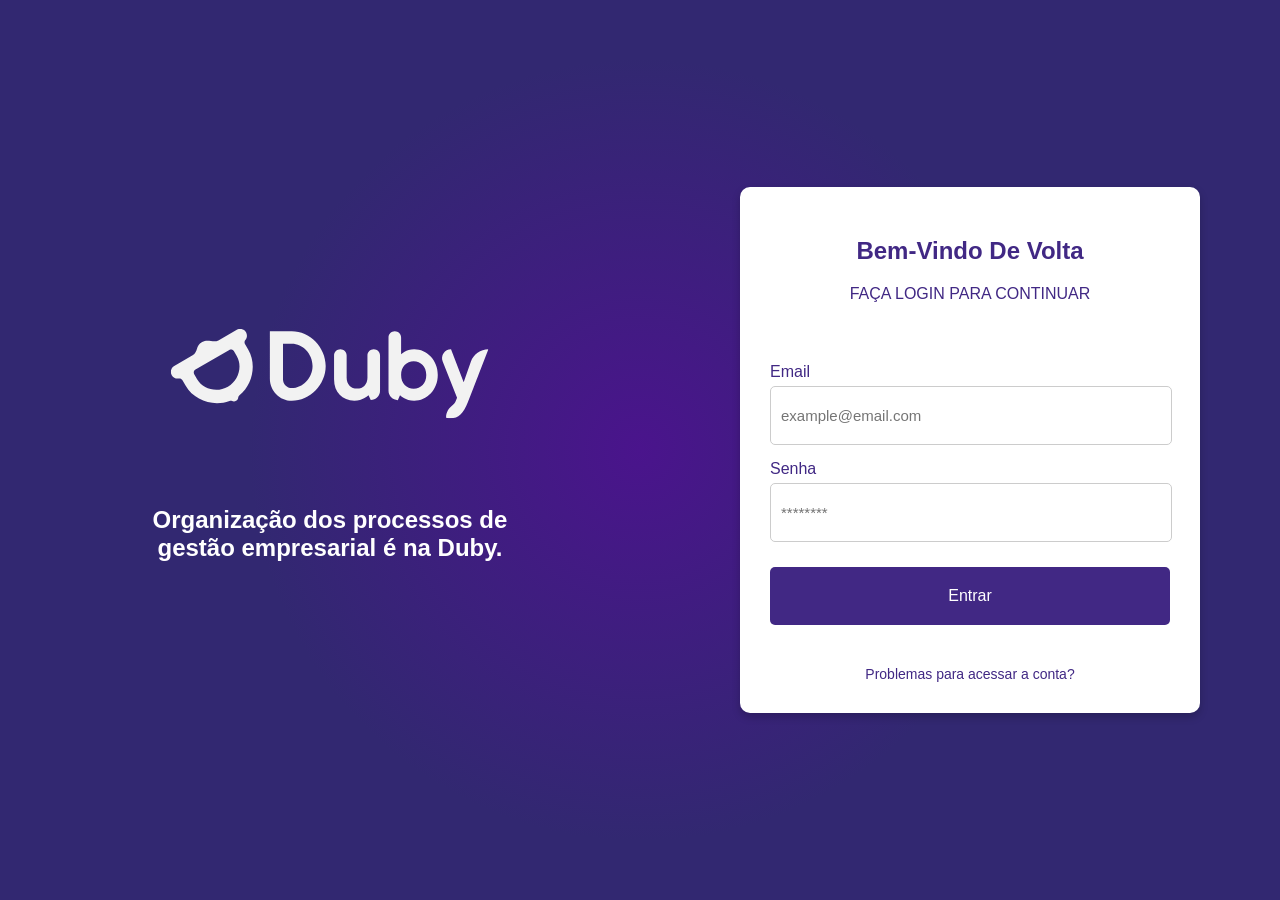
<file: index.html>
<!DOCTYPE html>
<html lang="pt-BR">
<head>
    <meta charset="UTF-8">
    <meta name="viewport" content="width=device-width, initial-scale=1.0">
    <title>Login</title>
    <style>
        body {
            margin: 0;
            font-family: Arial, sans-serif;
            background: radial-gradient(circle, #4A148C, #322871, #322871);
            height: 100vh;
            display: flex;
            justify-content: center;
            align-items: center;
        }

        .container {
            display: flex;
            width: 100%;
            height: 90%;
        }

        .left-section {
            flex: 1;
            color: white;
            display: flex;
            flex-direction: column;
            justify-content: center;
            align-items: center;
            padding: 20px;
        }

        .logo {
            width: 25vw;
            margin-bottom: 70px;
        }

        .left-section h1 {
            font-size: 24px;
            text-align: center;
            margin-bottom: 10px;
            max-width: 50vw;
        }

        .left-section p {
            text-align: center;
            max-width: 300px;
        }

        .right-section {
            flex: 1;
            display: flex;
            justify-content: center;
            align-items: center;
        }

        .login-box {
            background-color: white;
            border-radius: 10px;
            box-shadow: 0 4px 8px rgba(0, 0, 0, 0.2);
            padding: 30px;
            max-width: 400px;
            width: 100%;
            text-align: center;
        }

        .login-box h2 {
            font-size: 24px;
            color: #412884;
            margin-bottom: 20px;
        }

        .login-box p {
            color: #412884;
            margin-bottom: 60px;
        }

        .input-group {
            margin-bottom: 15px;
            width: 95%;
            text-align: left;
        }

        .input-group label {
            display: block;
            margin-bottom: 5px;
            color: #412884;
        }

        .input-group input {
            width: 100%;
            padding: 20px 10px;
            border: 1px solid #ccc;
            border-radius: 5px;
            font-size: 15px;
        }

        button[type="submit"] {
            background-color: #412884;
            color: white;
            padding: 20px 20px;
            border: none;
            border-radius: 5px;
            cursor: pointer;
            width: 100%;
            margin-top: 10px;
            margin-bottom: 40px;
            font-size: 16px;
            transition: background-color 0.3s ease;
        }

        button[type="submit"]:hover {
            background-color: #322871;
        }

        .password-issues {
            margin-top: 20px;
            color: #412884;
            text-decoration: none;
            font-size: 14px;
        }

        .password-issues:hover {
            text-decoration: underline;
            color:#322871;
        }
        @media (max-width: 600px) {
    body{
      width: 100vw;     
      height: 100vh;    
      overflow: hidden;
    }
  .container {
    flex-direction: column;
    height: auto;
  }
  .left-section, .right-section {
    flex: none;
    width: 100%;
    max-width: 100vw;
    max-height: 100vh;
    padding: 16px 6px;
  }
  .left-section {
    align-items: center;
    text-align: center;
  }
  .logo {
    width: 45vw;
    min-width: 120px;
    margin-bottom: 20px;
  }
  .left-section h1 {
    font-size: 16px;
    max-width: 80vw;
    margin-bottom: 4px;
  }
  .login-box {
    max-width: 75%;
    max-height: 55vh;
    padding: 8px 16px 16px;
  }
  .login-box p {
    font-size: 13px;
    margin-bottom: 26px;
  }
.input-group input {
    padding: 14px 10px;
    font-size: 14px;
    }
    button[type="submit"] {
            padding: 14px 10px;
            font-size: 14px;
            margin-bottom: 22px;
        }
    .input-group label {
            font-size: 14px;
        }
    .password-issues {
            font-size: 13px;
        }
  
}

    </style>
</head>
<body>
    <div class="container">
        <div class="left-section">
            <img src="Assets\imgs\logo-duby.svg" alt="Duby Logo" class="logo">
            <h1>Organização dos processos de <br>gestão empresarial é na Duby.</h1>
        </div>
        <div class="right-section">
            <div class="login-box">
                <h2>Bem-Vindo De Volta</h2>
                <p>FAÇA LOGIN PARA CONTINUAR</p>
                <form id="loginForm">
                    <div class="input-group">
                        <label for="email">Email</label>
                        <input type="email" id="email" placeholder="example@email.com" required>
                    </div>
                    <div class="input-group">
                        <label for="password">Senha</label>
                        <input type="password" id="password" placeholder="********" required>
                    </div>
                    <button type="submit">Entrar</button>
                </form>
                <a href="error\error 404\error404.html" class="password-issues">Problemas para acessar a conta?</a>
            </div>
        </div>
    </div>

    <script>

    document.getElementById('loginForm').addEventListener('submit', function(e) {
        e.preventDefault();
        
        const email = document.getElementById('email').value.trim().toLowerCase();
        const password = document.getElementById('password').value.trim();
        
        if (email && password) {
            if (email.endsWith('@duby.com')) {
                window.location.href = "Administrador/index.html";
            } else {
                window.location.href = "Dashboard/dashboard.html";
            }
        } else {
            alert("Por favor, preencha todos os campos corretamente!");
        }
    });


    </script>
</body>
</html>
</file>
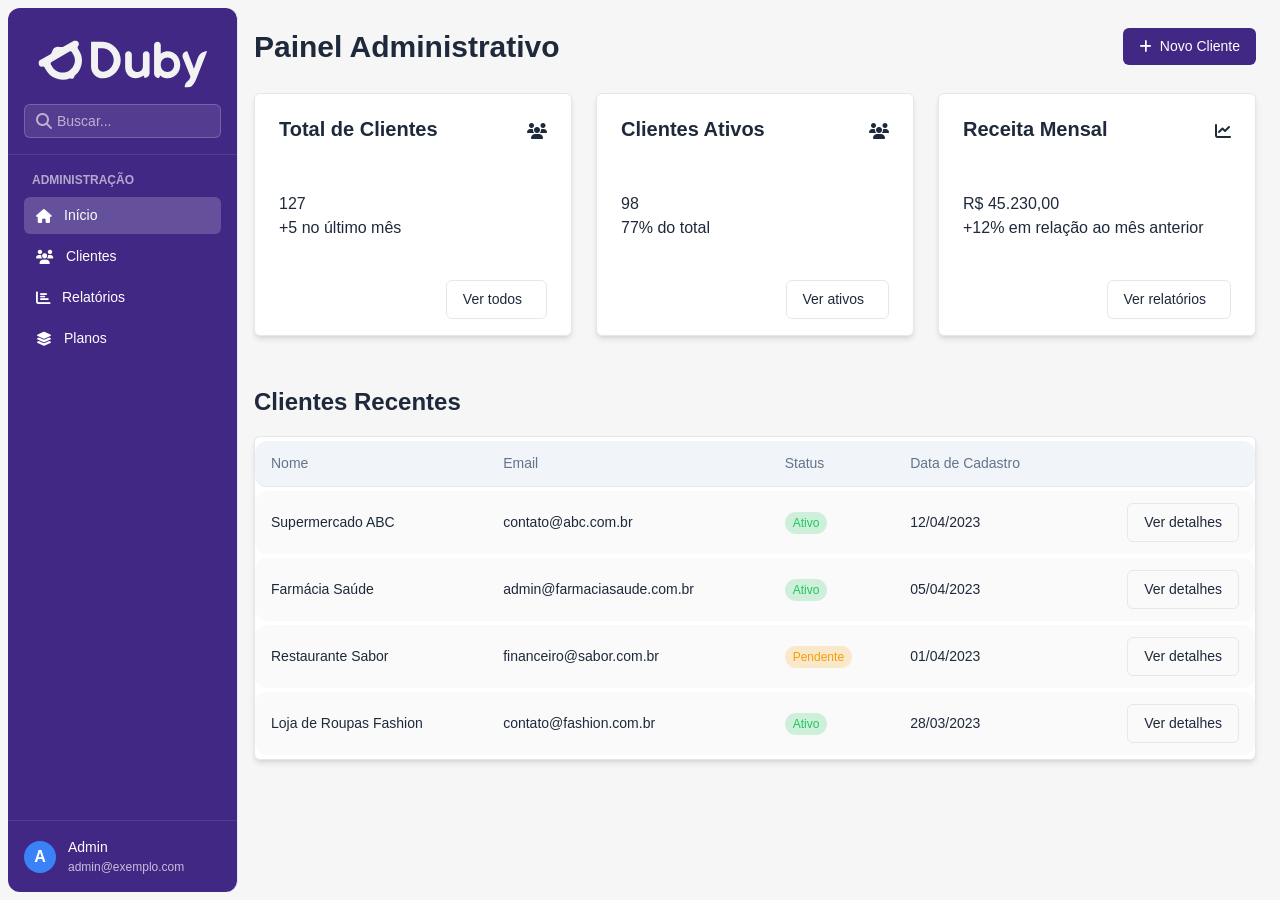
<file: Administrador/index.html>
<!DOCTYPE html>
<html lang="pt-BR">
<head>
  <meta charset="UTF-8">
  <meta name="viewport" content="width=device-width, initial-scale=1.0">
  <title>Duby</title>
  <link rel="stylesheet" href="https://cdnjs.cloudflare.com/ajax/libs/font-awesome/6.4.0/css/all.min.css">
  <link rel="stylesheet" href="CSS/global.css">
</head>
<body>
  <div class="conteinerPrincipal">
    <aside class="barraLateral">
      <div class="barraLateralCabecalho">
        <div class="barraLateralLogo">
          <img src="logo-duby.svg" alt="">
        </div>
        <div class="barraLateralPesquisa">
          <i class="fa-solid fa-search"></i>
          <input type="text" placeholder="Buscar...">
        </div>
      </div>
      
      <div class="barraLateralConteudo">
        <div class="barraLateralGrupo">
          <h3 class="barraLateralGrupoTitulo">Administração</h3>
          <ul class="barraLateralMenu">
            <li class="barraLateralItem">
              <a href="index.html" class="barraLateralBotao ativo">
                <i class="fa-solid fa-home"></i>
                <span>Início</span>
              </a>
            </li>
            <li class="barraLateralItem">
              <a href="Clientes/clientes.html" class="barraLateralBotao">
                <i class="fa-solid fa-users"></i>
                <span>Clientes</span>
              </a>
            </li>
            <li class="barraLateralItem">
              <a href="Relatorios/relatorios.html" class="barraLateralBotao">
                <i class="fa-solid fa-chart-bar"></i>
                <span>Relatórios</span>
              </a>
            </li>
            <li class="barraLateralItem">
              <a href="Planos/planos.html" class="barraLateralBotao">
                <i class="fa-solid fa-layer-group"></i>
                <span>Planos</span>
              </a>
            </li>
          </ul>
        </div>
      </div>
      
      <div class="barraLateralRodape">
        <a href="../index.html">
          <div class="barraLateralUsuario">
            <div class="barraLateralAvatar">A</div>
            <div class="barraLateralUsuarioInfo">
              <p>Admin</p>
              <p>admin@exemplo.com</p>
            </div>
          </div>
        </a>
      </div>
    </aside>
    
    <main class="conteudoPrincipal">
      <div class="cabecalhoPagina">
        <h1 class="tituloPagina">Painel Administrativo</h1>
        <a href="Clientes/clientes-novo.html" class="botao botaoPrimario">
          <i class="fa-solid fa-plus"></i>
          Novo Cliente
        </a>
      </div>
      
      <div class="grade grade3Colunas mb6">
        <div class="cartao">
          <div class="cartaoCabecalho flexEntre">
            <h3 class="cartaoTitulo">Total de Clientes</h3>
            <i class="fa-solid fa-users text-muted"></i>
          </div>
          <div class="cartaoConteudo">
            <div class="textoGrande">127</div>
            <p class="textoSecundario">+5 no último mês</p>
          </div>
          <div class="cartaoRodape">
            <a href="Clientes/clientes.html" class="botao botaoSecundario">
              Ver todos
              <i class="fa-solid fa-arrow-up-right"></i>
            </a>
          </div>
        </div>
        
        <div class="cartao">
          <div class="cartaoCabecalho flexEntre">
            <h3 class="cartaoTitulo">Clientes Ativos</h3>
            <i class="fa-solid fa-users text-muted"></i>
          </div>
          <div class="cartaoConteudo">
            <div class="textoGrande">98</div>
            <p class="textoSecundario">77% do total</p>
          </div>
          <div class="cartaoRodape">
            <a href="Clientes/clientes.html" class="botao botaoSecundario">
              Ver ativos
              <i class="fa-solid fa-arrow-up-right"></i>
            </a>
          </div>
        </div>
        
        <div class="cartao">
          <div class="cartaoCabecalho flexEntre">
            <h3 class="cartaoTitulo">Receita Mensal</h3>
            <i class="fa-solid fa-chart-line text-muted"></i>
          </div>
          <div class="cartaoConteudo">
            <div class="textoGrande">R$ 45.230,00</div>
            <p class="textoSecundario">+12% em relação ao mês anterior</p>
          </div>
          <div class="cartaoRodape">
            <a href="Relatorios/relatorios.html" class="botao botaoSecundario">
              Ver relatórios
              <i class="fa-solid fa-arrow-up-right"></i>
            </a>
          </div>
        </div>
      </div>
      
      <div class="mb6">
        <h2 class="subtituloPagina mb4">Clientes Recentes</h2>
        <div class="cartao">
          <div class="tabelaResponsiva">
            <table class="tabela">
              <thead class="tabelaCabecalho">
                <tr>
                  <th>Nome</th>
                  <th>Email</th>
                  <th>Status</th>
                  <th>Data de Cadastro</th>
                  <th></th>
                </tr>
              </thead>
              <tbody>
                <tr class="tabelaLinha">
                  <td class="tabelaCelula">Supermercado ABC</td>
                  <td class="tabelaCelula">contato@abc.com.br</td>
                  <td class="tabelaCelula">
                    <span class="badge badgeSucesso">Ativo</span>
                  </td>
                  <td class="tabelaCelula">12/04/2023</td>
                  <td class="tabelaCelula" style="text-align: right;">
                    <a href="Clientes/clientes-detalhes.html" class="botao botaoSecundario">Ver detalhes</a>
                  </td>
                </tr>
                <tr class="tabelaLinha">
                  <td class="tabelaCelula">Farmácia Saúde</td>
                  <td class="tabelaCelula">admin@farmaciasaude.com.br</td>
                  <td class="tabelaCelula">
                    <span class="badge badgeSucesso">Ativo</span>
                  </td>
                  <td class="tabelaCelula">05/04/2023</td>
                  <td class="tabelaCelula" style="text-align: right;">
                    <a href="Clientes/clientes-detalhes.html" class="botao botaoSecundario">Ver detalhes</a>
                  </td>
                </tr>
                <tr class="tabelaLinha">
                  <td class="tabelaCelula">Restaurante Sabor</td>
                  <td class="tabelaCelula">financeiro@sabor.com.br</td>
                  <td class="tabelaCelula">
                    <span class="badge badgeAlerta">Pendente</span>
                  </td>
                  <td class="tabelaCelula">01/04/2023</td>
                  <td class="tabelaCelula" style="text-align: right;">
                    <a href="Clientes/clientes-detalhes.html" class="botao botaoSecundario">Ver detalhes</a>
                  </td>
                </tr>
                <tr class="tabelaLinha">
                  <td class="tabelaCelula">Loja de Roupas Fashion</td>
                  <td class="tabelaCelula">contato@fashion.com.br</td>
                  <td class="tabelaCelula">
                    <span class="badge badgeSucesso">Ativo</span>
                  </td>
                  <td class="tabelaCelula">28/03/2023</td>
                  <td class="tabelaCelula" style="text-align: right;">
                    <a href="Clientes/clientes-detalhes.html" class="botao botaoSecundario">Ver detalhes</a>
                  </td>
                </tr>
              </tbody>
            </table>
          </div>
        </div>
      </div>
    </main>
  </div>

  <script src="principal.js"></script>
</body>
</html>
</file>
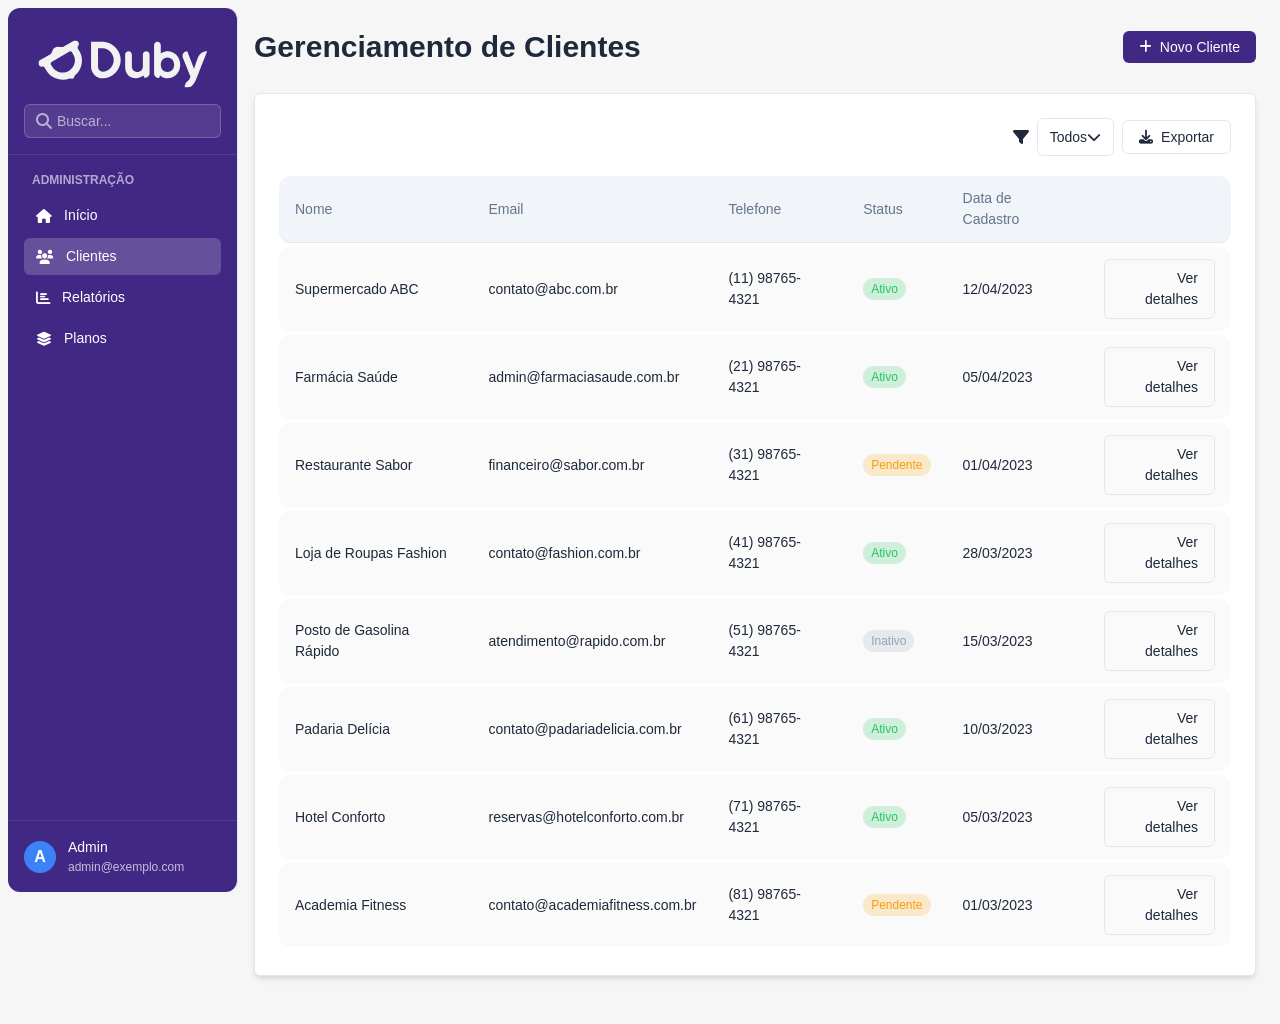
<file: Administrador/Clientes/clientes-detalhes.html>
<!DOCTYPE html>
<html lang="pt-BR">
<head>
  <meta charset="UTF-8">
  <meta name="viewport" content="width=device-width, initial-scale=1.0">
  <title>Duby</title>
  <link rel="stylesheet" href="https://cdnjs.cloudflare.com/ajax/libs/font-awesome/6.4.0/css/all.min.css">
  <link rel="stylesheet" href="../CSS/global.css">
</head>
<body>
  <div class="conteinerPrincipal">
    <aside class="barraLateral">
      <div class="barraLateralCabecalho">
        <div class="barraLateralLogo">
          <img src="../logo-duby.svg" alt="">
        </div>
        <div class="barraLateralPesquisa">
          <i class="fa-solid fa-search"></i>
          <input type="text" placeholder="Buscar...">
        </div>
      </div>
      
      <div class="barraLateralConteudo">
        <div class="barraLateralGrupo">
          <h3 class="barraLateralGrupoTitulo">Administração</h3>
          <ul class="barraLateralMenu">
            <li class="barraLateralItem">
              <a href="../index.html" class="barraLateralBotao">
                <i class="fa-solid fa-home"></i>
                <span>Início</span>
              </a>
            </li>
            <li class="barraLateralItem">
              <a href="clientes.html" class="barraLateralBotao ativo">
                <i class="fa-solid fa-users"></i>
                <span>Clientes</span>
              </a>
            </li>
            <li class="barraLateralItem">
              <a href="../Relatorios/relatorios.html" class="barraLateralBotao">
                <i class="fa-solid fa-chart-bar"></i>
                <span>Relatórios</span>
              </a>
            </li>
            <li class="barraLateralItem">
              <a href="../Planos/planos.html" class="barraLateralBotao">
                <i class="fa-solid fa-layer-group"></i>
                <span>Planos</span>
              </a>
            </li>
          </ul>
        </div>
      </div>
      
      <div class="barraLateralRodape">
        <a href="../index.html">
          <div class="barraLateralUsuario">
            <div class="barraLateralAvatar">A</div>
            <div class="barraLateralUsuarioInfo">
              <p>Admin</p>
              <p>admin@exemplo.com</p>
            </div>
          </div>
        </a>
      </div>
    </aside>
    
    <main class="conteudoPrincipal">
      <div class="cabecalhoPagina">
        <div class="flexCentro">
          <a href="clientes.html" class="botao botaoSecundario botaoIcone">
            <i class="fa-solid fa-arrow-left"></i>
          </a>
          <div>
            <h1 class="tituloPagina" id="nomeCliente">Carregando...</h1>
            <p class="textoSecundario" id="dataCliente">Cliente desde...</p>
          </div>
        </div>
        <div class="flexCentro">
          <a href="#" class="botao botaoSecundario" id="botaoEditar">
            <i class="fa-solid fa-edit mr2"></i>
            Editar
          </a>
          <button class="botao botaoPerigo" id="botaoExcluir">
            <i class="fa-solid fa-trash mr2"></i>
            Excluir
          </button>
        </div>
      </div>
      
      <div class="grade grade3Colunas mb6">
        <div class="cartao">
          <div class="cartaoCabecalho">
            <h3 class="cartaoTitulo">Informações da Empresa</h3>
          </div>
          <div class="cartaoConteudo">
            <div class="flexCentro mb4">
              <i class="fa-solid fa-building text-muted"></i>
              <div>
                <p class="textoMedio" id="nomeEmpresa">Carregando...</p>
                <p class="textoSecundario" id="nomeFantasia">Carregando...</p>
              </div>
            </div>
            
            <div class="flexCentro mb4">
              <i class="fa-solid fa-credit-card text-muted"></i>
              <div>
                <p class="textoMedio" id="cnpjEmpresa">CNPJ: Carregando...</p>
                <p class="textoSecundario" id="tipoEmpresa">Tipo: Carregando...</p>
              </div>
            </div>
            
            <div class="flexCentro">
              <i class="fa-solid fa-map-pin text-muted"></i>
              <div>
                <p class="textoMedio" id="enderecoEmpresa">Carregando...</p>
                <p class="textoSecundario" id="cidadeEstadoEmpresa">Carregando...</p>
              </div>
            </div>
          </div>
          <div class="cartaoRodape">
            <div id="statusEmpresa" class="badge badgeSucesso">Ativo</div>
          </div>
        </div>
        
        <div class="cartao">
          <div class="cartaoCabecalho">
            <h3 class="cartaoTitulo">Contato Principal</h3>
          </div>
          <div class="cartaoConteudo">
            <div class="flexCentro mb4">
              <i class="fa-solid fa-user text-muted"></i>
              <div>
                <p class="textoMedio" id="nomeContato">Carregando...</p>
                <p class="textoSecundario" id="cargoContato">Carregando...</p>
              </div>
            </div>
            
            <div class="flexCentro mb4">
              <i class="fa-solid fa-envelope text-muted"></i>
              <div>
                <p class="textoMedio" id="emailContato">Carregando...</p>
              </div>
            </div>
            
            <div class="flexCentro">
              <i class="fa-solid fa-phone text-muted"></i>
              <div>
                <p class="textoMedio" id="telefoneContato">Carregando...</p>
              </div>
            </div>
          </div>
        </div>
        
        <div class="cartao">
          <div class="cartaoCabecalho">
            <h3 class="cartaoTitulo">Plano e Faturamento</h3>
          </div>
          <div class="cartaoConteudo">
            <div class="mb4">
              <p class="textoSecundario">Plano</p>
              <p class="textoGrande" id="planoCliente">Carregando...</p>
            </div>
            
            <div class="separador"></div>
            
            <div class="grade grade2Colunas mb4">
              <div>
                <p class="textoSecundario">Ciclo</p>
                <p class="textoMedio" id="cicloFaturamento">Carregando...</p>
              </div>
              <div>
                <p class="textoSecundario">Valor</p>
                <p class="textoMedio" id="valorFaturamento">Carregando...</p>
              </div>
            </div>
            
            <div class="grade grade2Colunas">
              <div>
                <p class="textoSecundario">Método</p>
                <p class="textoMedio" id="metodoFaturamento">Carregando...</p>
              </div>
              <div>
                <p class="textoSecundario">Próximo Faturamento</p>
                <p class="textoMedio" id="proximoFaturamento">Carregando...</p>
              </div>
            </div>
          </div>
        </div>
      </div>
      
      <div class="abas">
        <div class="abasNavegacao">
          <div class="abaBotao ativo" data-aba="usuarios">Usuários</div>
          <div class="abaBotao" data-aba="adquirentes">Adquirentes</div>
          <div class="abaBotao" data-aba="contas">Contas Bancárias</div>
          <div class="abaBotao" data-aba="historico">Histórico</div>
        </div>
        
        <div class="abaConteudo ativo" id="abaUsuarios">
          <div class="cartao">
            <div class="cartaoCabecalho">
              <h3 class="cartaoTitulo">Usuários</h3>
              <p class="cartaoDescricao">Usuários cadastrados para este cliente.</p>
            </div>
            <div class="cartaoConteudo">
              <div class="tabelaResponsiva">
                <table class="tabela">
                  <thead class="tabelaCabecalho">
                    <tr>
                      <th>Nome</th>
                      <th>Email</th>
                      <th>Cargo</th>
                      <th>Último Acesso</th>
                    </tr>
                  </thead>
                  <tbody id="tabelaUsuarios">

                  </tbody>
                </table>
              </div>
            </div>
            <div class="cartaoRodape">
              <button class="botao botaoSecundario">Ver Todos os Usuários</button>
            </div>
          </div>
        </div>
        
        <div class="abaConteudo" id="abaAdquirentes">
          <div class="cartao">
            <div class="cartaoCabecalho">
              <h3 class="cartaoTitulo">Adquirentes</h3>
              <p class="cartaoDescricao">Adquirentes configurados para este cliente.</p>
            </div>
            <div class="cartaoConteudo">
              <div class="tabelaResponsiva">
                <table class="tabela">
                  <thead class="tabelaCabecalho">
                    <tr>
                      <th>Nome</th>
                      <th>Código</th>
                      <th>Status</th>
                      <th>Última Atualização</th>
                    </tr>
                  </thead>
                  <tbody id="tabelaAdquirentes">
                    
                  </tbody>
                </table>
              </div>
            </div>
            <div class="cartaoRodape">
              <button class="botao botaoSecundario">Ver Todos os Adquirentes</button>
            </div>
          </div>
        </div>
        
        <div class="abaConteudo" id="abaContas">
          <div class="cartao">
            <div class="cartaoCabecalho">
              <h3 class="cartaoTitulo">Contas Bancárias</h3>
              <p class="cartaoDescricao">Contas bancárias configuradas para este cliente.</p>
            </div>
            <div class="cartaoConteudo">
              <div class="tabelaResponsiva">
                <table class="tabela">
                  <thead class="tabelaCabecalho">
                    <tr>
                      <th>Banco</th>
                      <th>Agência</th>
                      <th>Conta</th>
                      <th>Tipo</th>
                      <th>Status</th>
                    </tr>
                  </thead>
                  <tbody id="tabelaContas">
                    
                  </tbody>
                </table>
              </div>
            </div>
            <div class="cartaoRodape">
              <button class="botao botaoSecundario">Ver Todas as Contas</button>
            </div>
          </div>
        </div>
        
        <div class="abaConteudo" id="abaHistorico">
          <div class="cartao">
            <div class="cartaoCabecalho">
              <h3 class="cartaoTitulo">Histórico de Atividades</h3>
              <p class="cartaoDescricao">Histórico de atividades recentes deste cliente.</p>
            </div>
            <div class="cartaoConteudo">
              <div class="listaHistorico" id="listaHistorico">
                
              </div>
            </div>
            <div class="cartaoRodape">
              <button class="botao botaoSecundario">Ver Histórico Completo</button>
            </div>
          </div>
        </div>
      </div>
    </main>
  </div>
  
  


  <script src="../principal.js"></script>
  <script src="clientesDetalhes.js"></script>
</body>
</html>
</file>
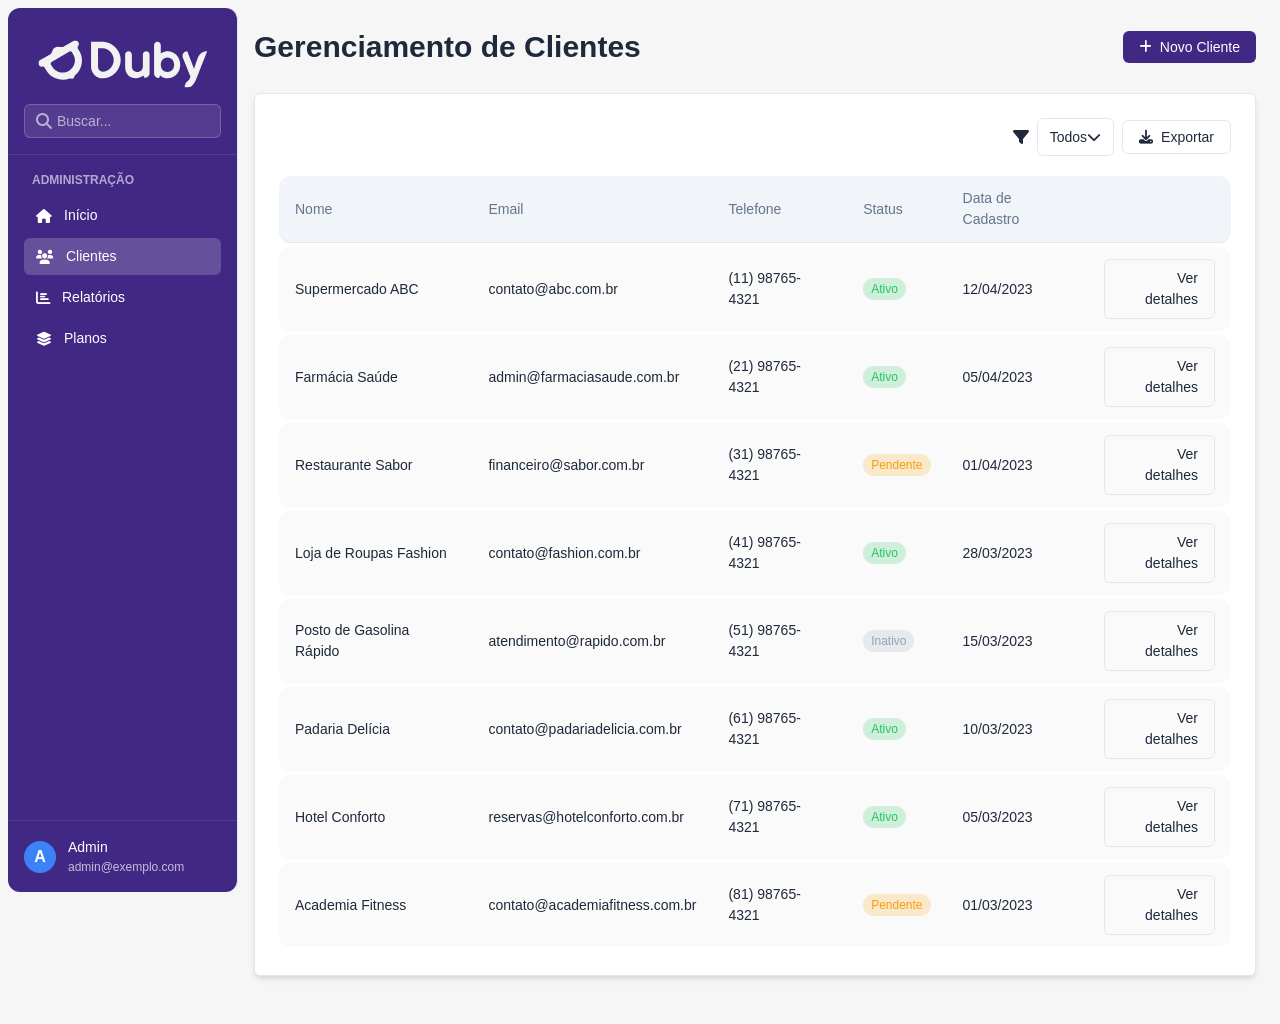
<file: Administrador/Clientes/clientes.html>
<!DOCTYPE html>
<html lang="pt-BR">
<head>
  <meta charset="UTF-8">
  <meta name="viewport" content="width=device-width, initial-scale=1.0">
  <title>Duby</title>
  <link rel="stylesheet" href="https://cdnjs.cloudflare.com/ajax/libs/font-awesome/6.4.0/css/all.min.css">
  <link rel="stylesheet" href="../CSS/global.css">
</head>
<body>
  <div class="conteinerPrincipal">
    <aside class="barraLateral">
      <div class="barraLateralCabecalho">
        <div class="barraLateralLogo">
          <img src="../logo-duby.svg" alt="">
        </div>
        <div class="barraLateralPesquisa">
          <i class="fa-solid fa-search"></i>
          <input type="text" placeholder="Buscar...">
        </div>
      </div>
      
      <div class="barraLateralConteudo">
        <div class="barraLateralGrupo">
          <h3 class="barraLateralGrupoTitulo">Administração</h3>
          <ul class="barraLateralMenu">
            <li class="barraLateralItem">
              <a href="../index.html" class="barraLateralBotao">
                <i class="fa-solid fa-home"></i>
                <span>Início</span>
              </a>
            </li>
            <li class="barraLateralItem">
              <a href="clclientes.html" class="barraLateralBotao ativo">
                <i class="fa-solid fa-users"></i>
                <span>Clientes</span>
              </a>
            </li>
            <li class="barraLateralItem">
              <a href="../Relatorios/relatorios.html" class="barraLateralBotao">
                <i class="fa-solid fa-chart-bar"></i>
                <span>Relatórios</span>
              </a>
            </li>
            <li class="barraLateralItem">
              <a href="../Planos/planos.html" class="barraLateralBotao">
                <i class="fa-solid fa-layer-group"></i>
                <span>Planos</span>
              </a>
            </li>
          </ul>
        </div>
      </div>
      
      <div class="barraLateralRodape">
        <a href="../index.html">
          <div class="barraLateralUsuario">
            <div class="barraLateralAvatar">A</div>
            <div class="barraLateralUsuarioInfo">
              <p>Admin</p>
              <p>admin@exemplo.com</p>
            </div>
          </div>
        </a>
      </div>
    </aside>
    
    <main class="conteudoPrincipal">
      <div class="cabecalhoPagina">
        <h1 class="tituloPagina">Gerenciamento de Clientes</h1>
        <button id="botaoNovoCliente" class="botao botaoPrimario">
          <i class="fa-solid fa-plus"></i>
          Novo Cliente
        </button>
      </div>
      
      <div class="cartao mb6">
        <div class="cartaoConteudo">
          <div class="flexEntre mb4">
            <div class="barraLateralPesquisa" style="max-width: 300px;">
              <i class="fa-solid fa-search"></i>
              <input type="text" id="pesquisaClientes" placeholder="Buscar clientes...">
            </div>
            
            <div class="flexCentro">
              <div class="flexCentro">
                <i class="fa-solid fa-filter"></i>
                <div class="seletor">
                  <button id="seletorStatus" class="seletorBotao">
                    <span>Todos</span>
                    <i class="fa-solid fa-chevron-down"></i>
                  </button>
                  <div id="opcoesStatus" class="seletorOpcoes">
                    <div class="seletorOpcao" data-value="all">Todos</div>
                    <div class="seletorOpcao" data-value="active">Ativos</div>
                    <div class="seletorOpcao" data-value="pending">Pendentes</div>
                    <div class="seletorOpcao" data-value="inactive">Inativos</div>
                  </div>
                </div>
              </div>
              
              <button class="botao botaoSecundario">
                <i class="fa-solid fa-download"></i>
                Exportar
              </button>
            </div>
          </div>
          
          <div class="tabelaResponsiva">
            <table class="tabela" id="tabelaClientes">
              <thead class="tabelaCabecalho">
                <tr>
                  <th>Nome</th>
                  <th>Email</th>
                  <th>Telefone</th>
                  <th>Status</th>
                  <th>Data de Cadastro</th>
                  <th></th>
                </tr>
              </thead>
              <tbody>
              </tbody>
            </table>
          </div>
        </div>
      </div>
    </main>
  </div>

  <script src="clientes.js"></script>
</body>
</html>
</file>
<file: Administrador/CSS/global.css>
:root {
  --cor-primaria: #412884;
  --cor-secundaria: #412884;
  --cor-destaque: #3b82f6;
  --cor-destaque-hover: #2563eb;
  --cor-texto: #1e293b;
  --cor-texto-secundario: #64748b;
  --cor-borda: #e2e8f0;
  --cor-fundo: #f6f6f6;
  --cor-fundo-claro: #f1f5f9;
  --cor-sucesso: #22c55e;
  --cor-alerta: #f59e0b;
  --cor-erro: #ef4444;
  --sombra-padrao: 0 4px 6px -1px rgba(0, 0, 0, 0.1), 0 2px 4px -1px rgba(0, 0, 0, 0.06);
  --raio-borda: 0.375rem;
  --transicao-padrao: all 0.2s ease-in-out;
}

* {
  margin: 0;
  padding: 0;
  box-sizing: border-box;
}

body {
  font-family: 'Inter', sans-serif;
  background-color: var(--cor-fundo);
  color: var(--cor-texto);
  line-height: 1.5;
}

a {
  color: inherit;
  text-decoration: none;
}

.conteinerPrincipal {
  display: flex;
  min-height: 100vh;
  width: 100%;
}

.barraLateral {
  width: 230px;
  background-color: var(--cor-secundaria);
  border-right: 1px solid var(--cor-borda);
  display: flex;
  flex-direction: column;
  position: fixed;
  height: calc(100vh - 16px);
  top: 8px;
  left: 8px;
  border-radius: 12px;
  z-index: 50;
  color: white;
}

.barraLateralCabecalho {
  padding: 1rem;
  border-bottom: 1px solid rgba(255, 255, 255, 0.1);
}

.barraLateralLogo {
  display: flex;
  align-items: center;
  justify-content: center;
  margin: 1rem;
}

.barraLateralLogo img {
  width: 170px;
}

.barraLateralPesquisa {
  display: flex;
  position: relative;
}

.barraLateralPesquisa input {
  width: 100%;
  padding: 0.5rem 0.75rem 0.5rem 2rem;
  background-color: rgba(255, 255, 255, 0.1);
  border: 1px solid rgba(255, 255, 255, 0.2);
  border-radius: var(--raio-borda);
  color: white;
  font-size: 0.875rem;
}

.barraLateralPesquisa input::placeholder {
  color: rgba(255, 255, 255, 0.6);
}

.barraLateralPesquisa i {
  position: absolute;
  left: 0.75rem;
  top: 50%;
  transform: translateY(-50%);
  color: rgba(255, 255, 255, 0.6);
}

.barraLateralConteudo {
  flex: 1;
  overflow-y: auto;
  padding: 1rem;
}

.barraLateralGrupo {
  margin-bottom: 1.5rem;
}

.barraLateralGrupoTitulo {
  font-size: 0.75rem;
  text-transform: uppercase;
  color: rgba(255, 255, 255, 0.6);
  margin-bottom: 0.5rem;
  padding-left: 0.5rem;
}

.barraLateralMenu {
  list-style: none;
}

.barraLateralItem {
  margin-bottom: 0.25rem;
}

.barraLateralBotao {
  display: flex;
  align-items: center;
  gap: 0.75rem;
  padding: 0.5rem 0.75rem;
  width: 100%;
  border-radius: var(--raio-borda);
  transition: var(--transicao-padrao);
  font-size: 0.875rem;
  color: white;
}

.barraLateralBotao:hover {
  background-color: rgba(255, 255, 255, 0.1);
}

.barraLateralBotao.ativo {
  background-color: rgba(255, 255, 255, 0.186);
  color: white;
}

.barraLateralRodape {
  padding: 1rem;
  border-top: 1px solid rgba(255, 255, 255, 0.1);
}

.barraLateralUsuario {
  display: flex;
  align-items: center;
  gap: 0.75rem;
  color: white;
}

.barraLateralAvatar {
  width: 2rem;
  height: 2rem;
  border-radius: 50%;
  background-color: var(--cor-destaque);
  display: flex;
  align-items: center;
  justify-content: center;
  font-weight: 600;
  color: white;
}

.barraLateralUsuarioInfo p:first-child {
  font-size: 0.875rem;
  font-weight: 500;
}

.barraLateralUsuarioInfo p:last-child {
  font-size: 0.75rem;
  color: rgba(255, 255, 255, 0.7);
}

.conteudoPrincipal {
  flex: 1;
  margin-left: 230px;
  padding: 1.5rem;
  background-color: var(--cor-fundo);
}

.cabecalhoPagina {
  display: flex;
  justify-content: space-between;
  align-items: center;
  margin-bottom: 1.5rem;
}

.tituloPagina {
  font-size: 1.875rem;
  font-weight: 700;
  color: var(--cor-texto);
}

.cartao {
  background-color: #ffffff;
  border-radius: var(--raio-borda);
  box-shadow: var(--sombra-padrao);
  overflow: hidden;
  margin-bottom: 1.5rem;
  border: 1px solid var(--cor-borda);
}

.cartaoCabecalho {
  padding: 1.25rem 1.5rem;
}

.cartaoTitulo {
  font-size: 1.25rem;
  font-weight: 600;
  margin-bottom: 0.25rem;
  color: var(--cor-texto);
}

.cartaoDescricao {
  color: var(--cor-texto-secundario);
  font-size: 1rem;
}

.cartaoConteudo {
  padding: 1.5rem;
}

.cartaoRodape {
  padding: 1rem 1.5rem;
  display: flex;
  justify-content: flex-end;
  gap: 0.75rem;
}

.botao {
  display: inline-flex;
  align-items: center;
  justify-content: center;
  gap: 0.5rem;
  padding: 0.5rem 1rem;
  border-radius: var(--raio-borda);
  font-weight: 500;
  font-size: 0.875rem;
  transition: var(--transicao-padrao);
  cursor: pointer;
  border: none;
}

.botaoPrimario {
  background-color: var(--cor-primaria);
  color: white;
}

.botaoPrimario:hover {
  background-color: var(--cor-destaque-hover);
}

.botaoSecundario {
  background-color: transparent;
  border: 1px solid var(--cor-borda);
  color: var(--cor-texto);
}

.botaoSecundario:hover {
  background-color: var(--cor-fundo-claro);
}

.botaoPerigo {
  background-color: var(--cor-erro);
  color: white;
}

.botaoPerigo:hover {
  background-color: #dc2626;
}

.botaoIcone {
  padding: 0.5rem;
  border-radius: 50%;
}

.grupoFormulario {
  margin-bottom: 1rem;
}

.rotulo {
  display: block;
  margin-bottom: 0.5rem;
  font-size: 0.875rem;
  font-weight: 500;
  color: var(--cor-texto);
}

.campoTexto {
  width: 100%;
  padding: 0.625rem 0.75rem;
  background-color: white;
  border: 1px solid var(--cor-borda);
  border-radius: var(--raio-borda);
  color: var(--cor-texto);
  font-size: 0.875rem;
  transition: var(--transicao-padrao);
}

.campoTexto:focus {
  outline: none;
  border-color: var(--cor-destaque);
  box-shadow: 0 0 0 2px rgba(59, 130, 246, 0.3);
}

.areaTexto {
  min-height: 100px;
  resize: vertical;
}

.seletor {
  position: relative;
  width: 100%;
}

.seletorBotao {
  width: 100%;
  padding: 0.625rem 0.75rem;
  background-color: white;
  border: 1px solid var(--cor-borda);
  border-radius: var(--raio-borda);
  color: var(--cor-texto);
  font-size: 0.875rem;
  text-align: left;
  display: flex;
  justify-content: space-between;
  align-items: center;
  cursor: pointer;
}

.seletorOpcoes {
  position: absolute;
  top: 100%;
  left: 0;
  width: 100%;
  background-color: white;
  border: 1px solid var(--cor-borda);
  border-radius: var(--raio-borda);
  margin-top: 0.25rem;
  z-index: 10;
  max-height: 200px;
  overflow-y: auto;
  display: none;
  box-shadow: var(--sombra-padrao);
}

.seletorOpcoes.aberto {
  display: block;
}

.seletorOpcao {
  padding: 0.5rem 0.75rem;
  cursor: pointer;
  color: var(--cor-texto);
}

.seletorOpcao:hover {
  background-color: var(--cor-fundo-claro);
}

.tabela {
  width: 100%;
  border-collapse: separate;
  border-spacing: 0px 0.3rem;
  border-radius: var(--raio-borda);
  overflow: hidden;

}

.tabelaCabecalho {
  background-color: var(--cor-fundo-claro);
  text-align: left;
}

.tabelaCabecalho th {
  padding: 0.75rem 1rem;
  font-weight: 500;
  font-size: 0.875rem;
  color: var(--cor-texto-secundario);
  border-bottom: 1px solid var(--cor-borda);
}

.tabelaLinha {
  border-bottom: 1px solid var(--cor-borda);
  background-color: #fafafa;
}

.tabelaLinha:last-child {
  border-bottom: none;
}

.tabelaLinha:hover {
  background-color: var(--cor-fundo-claro);
}

.tabelaCelula {
  padding: 0.75rem 1rem;
  font-size: 0.875rem;
  color: var(--cor-texto);
}

tr td:first-child {
  border-top-left-radius: 12px;
  border-bottom-left-radius: 12px;
}

tr td:last-child {
  border-top-right-radius: 12px;
  border-bottom-right-radius: 12px;
}

thead tr th:first-child {
  border-top-left-radius: 12px;
  border-bottom-left-radius: 12px;
}

thead tr th:last-child {
  border-top-right-radius: 12px;
  border-bottom-right-radius: 12px;
}

.badge {
  display: inline-flex;
  align-items: center;
  padding: 0.125rem 0.5rem;
  border-radius: 9999px;
  font-size: 0.75rem;
  font-weight: 500;
}

.badgeSucesso {
  background-color: rgba(34, 197, 94, 0.2);
  color: #22c55e;
}

.badgeAlerta {
  background-color: rgba(245, 158, 11, 0.2);
  color: #f59e0b;
}

.badgeInativo {
  background-color: rgba(148, 163, 184, 0.2);
  color: #94a3b8;
}

.abas {
  margin-bottom: 1.5rem;
}

.abasNavegacao {
  display: flex;
  border-bottom: 1px solid var(--cor-borda);
  margin-bottom: 1rem;
}

.abaBotao {
  padding: 0.75rem 1rem;
  font-size: 0.875rem;
  font-weight: 500;
  color: var(--cor-texto-secundario);
  border-bottom: 2px solid transparent;
  cursor: pointer;
}

.abaBotao.ativo {
  color: var(--cor-destaque);
  border-bottom-color: var(--cor-destaque);
}

.abaConteudo {
  display: none;
}

.abaConteudo.ativo {
  display: block;
}

.grade {
  display: grid;
  gap: 1.5rem;
}

.grade2Colunas {
  grid-template-columns: repeat(1, 1fr);
}

.grade3Colunas {
  grid-template-columns: repeat(1, 1fr);
}

.flexEntre {
  display: flex;
  justify-content: space-between;
  align-items: center;
}

.flexCentro {
  display: flex;
  align-items: center;
  gap: 0.5rem;
}

.mb1 {
  margin-bottom: 0.25rem;
}

.mb2 {
  margin-bottom: 0.5rem;
}

.mb4 {
  margin-bottom: 1rem;
}

.mb6 {
  margin-bottom: 1.5rem;
}

.separador {
  height: 1px;
  background-color: var(--cor-borda);
  margin: 1rem 0;
}

@media (min-width: 768px) {
  .grade2Colunas {
    grid-template-columns: repeat(2, 1fr);
  }
  
  .grade3Colunas {
    grid-template-columns: repeat(2, 1fr);
  }
}

@media (min-width: 1024px) {
  .grade3Colunas {
    grid-template-columns: repeat(3, 1fr);
  }
}

@media (max-width: 768px) {
  .barraLateral {
    transform: translateX(-100%);
    transition: transform 0.3s ease;
  }
  
  .barraLateral.aberta {
    transform: translateX(0);
  }
  
  .conteudoPrincipal {
    margin-left: 0;
  }
  
  .menuToggle {
    display: block;
    position: fixed;
    top: 1rem;
    left: 1rem;
    z-index: 100;
    background-color: var(--cor-secundaria);
    border-radius: 50%;
    width: 2.5rem;
    height: 2.5rem;
    display: flex;
    align-items: center;
    justify-content: center;
    box-shadow: var(--sombra-padrao);
    color: white;
  }
}
</file>
